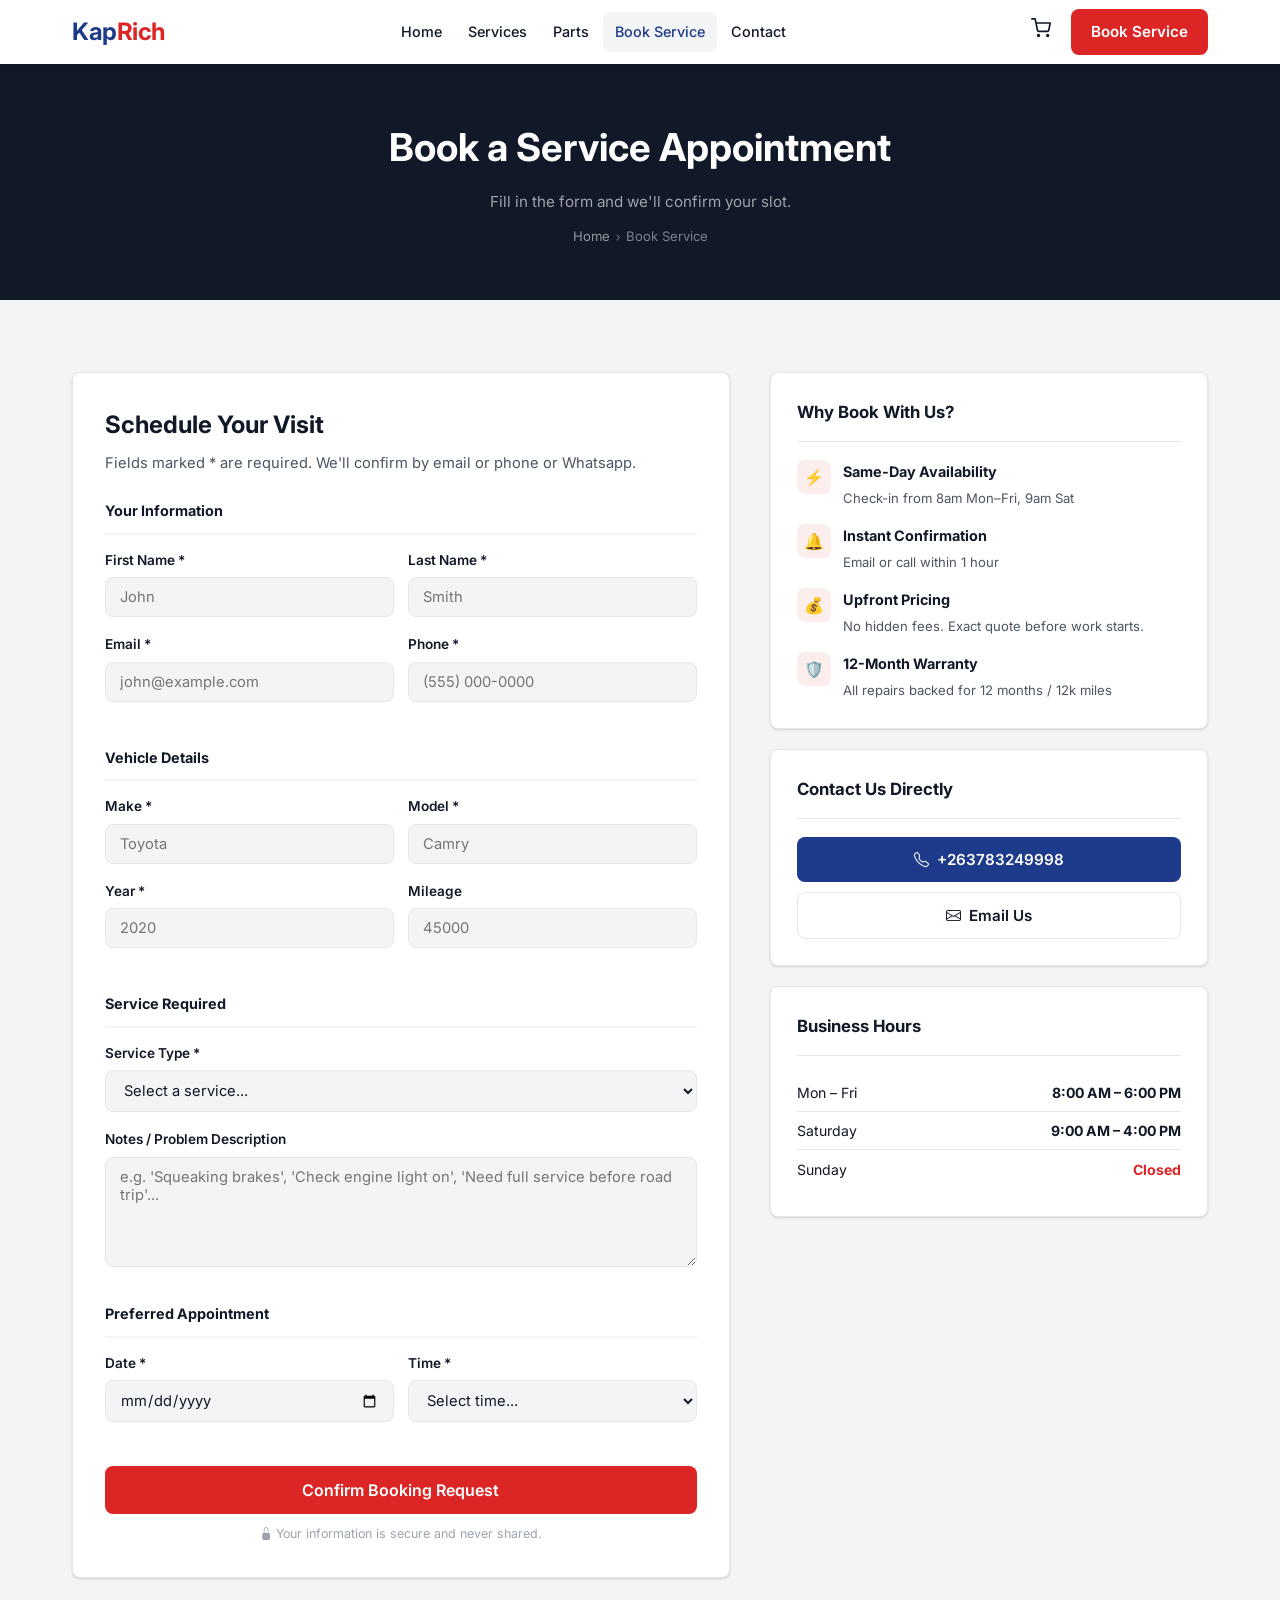
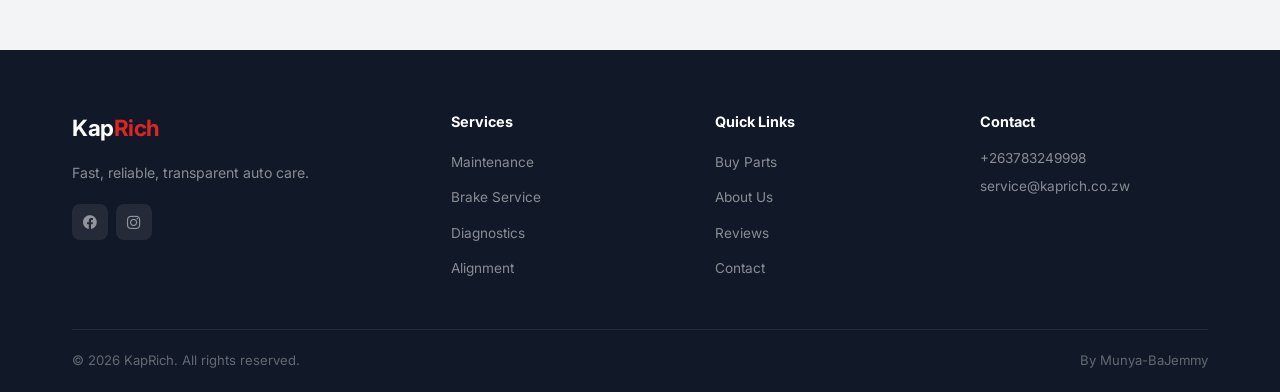
<file: booking.html>
<!DOCTYPE html>
<html lang="en">
<head>
  <meta charset="UTF-8">
  <meta name="viewport" content="width=device-width, initial-scale=1.0">
  <title>Book a Car Service Appointment Online | KapRich</title>
  <meta name="description" content="Book your car service appointment at AutoElite online in minutes. Oil change, brake repair, engine diagnostics and more. Same-day slots available in Cartown, CT.">
  <meta name="keywords" content="book car service online, auto repair appointment, oil change booking, brake service appointment, Cartown CT">
  <meta name="robots" content="index, follow">
  <link rel="canonical" href="https://www.autoelite.com/booking.html">
  <meta property="og:title" content="Book a Service — AutoElite">
  <meta property="og:description" content="Schedule your car service appointment online. Fast and same-day slots available.">
  <meta property="og:url" content="https://www.autoelite.com/booking.html">
  <meta property="og:type" content="website">
  <link rel="icon" type="image/svg+xml" href="data:image/svg+xml,<svg xmlns='http://www.w3.org/2000/svg' viewBox='0 0 100 100'><rect width='100' height='100' rx='16' fill='%23DC2626'/><text y='.9em' font-size='72' x='12'>🚗</text></svg>">
  <link rel="preconnect" href="https://fonts.googleapis.com">
  <link rel="preconnect" href="https://fonts.gstatic.com" crossorigin>
  <link href="https://fonts.googleapis.com/css2?family=Inter:wght@400;500;600;700;800;900&display=swap" rel="stylesheet">
  <link rel="stylesheet" href="https://cdn.jsdelivr.net/npm/bootstrap-icons@1.11.3/font/bootstrap-icons.min.css">
  <link rel="stylesheet" href="css/style.css">
</head>
<body>

<header id="header">
  <div class="container header-inner">
    <a href="index.html" class="logo">Kap<span class="elite">Rich</span></a>
    <nav id="main-nav">
      <a href="index.html">Home</a>
      <a href="services.html">Services</a>
      <a href="parts.html">Parts</a>
      <a href="booking.html" class="active">Book Service</a>
      <a href="index.html#contact">Contact</a>
    </nav>
    <div class="header-right">
      <a href="cart.html" class="cart-link" aria-label="Cart">
        <svg viewBox="0 0 24 24"><circle cx="9" cy="21" r="1"/><circle cx="20" cy="21" r="1"/><path d="M1 1h4l2.68 13.39a2 2 0 0 0 2 1.61h9.72a2 2 0 0 0 2-1.61L23 6H6"/></svg>
        <span class="cart-badge" style="display:none;">0</span>
      </a>
      <a href="booking.html" class="btn btn-red">Book Service</a>
      <button class="hamburger" aria-label="Menu" onclick="document.getElementById('main-nav').classList.toggle('open')">
        <span></span><span></span><span></span>
      </button>
    </div>
  </div>
</header>

<div class="page-hero">
  <div class="container">
    <h1>Book a Service Appointment</h1>
    <p>Fill in the form and we'll confirm your slot.</p>
    <div class="breadcrumb">
      <a href="index.html">Home</a><span class="sep">›</span><span>Book Service</span>
    </div>
  </div>
</div>

<section class="section section-gray">
  <div class="container">
    <div class="booking-layout">
      <!-- Form -->
      <div class="booking-form-wrap">
        <h2>Schedule Your Visit</h2>
        <p style="color:#4B5563;margin-bottom:24px;font-size:.92rem;">Fields marked * are required. We'll confirm by email or phone or Whatsapp.</p>

        <form id="booking-form" novalidate>
          <div class="form-section">
            <h3 style="font-size:.9rem;font-weight:700;border-bottom:2px solid #F3F4F6;padding-bottom:10px;margin-bottom:14px;">Your Information</h3>
            <div class="form-row">
              <div class="form-group"><label>First Name *</label><input type="text" placeholder="John" required></div>
              <div class="form-group"><label>Last Name *</label><input type="text" placeholder="Smith" required></div>
            </div>
            <div class="form-row">
              <div class="form-group"><label>Email *</label><input type="email" placeholder="john@example.com" required></div>
              <div class="form-group"><label>Phone *</label><input type="tel" placeholder="(555) 000-0000" required></div>
            </div>
          </div>

          <div class="form-section">
            <h3 style="font-size:.9rem;font-weight:700;border-bottom:2px solid #F3F4F6;padding-bottom:10px;margin-bottom:14px;">Vehicle Details</h3>
            <div class="form-row">
              <div class="form-group"><label>Make *</label><input type="text" placeholder="Toyota" required></div>
              <div class="form-group"><label>Model *</label><input type="text" placeholder="Camry" required></div>
            </div>
            <div class="form-row">
              <div class="form-group"><label>Year *</label><input type="number" placeholder="2020" min="1990" max="2026" required></div>
              <div class="form-group"><label>Mileage</label><input type="number" placeholder="45000"></div>
            </div>
          </div>

          <div class="form-section">
            <h3 style="font-size:.9rem;font-weight:700;border-bottom:2px solid #F3F4F6;padding-bottom:10px;margin-bottom:14px;">Service Required</h3>
            <div class="form-group">
              <label>Service Type *</label>
              <select required>
                <option value="">Select a service...</option>
                <option>Regular Maintenance</option>
                <option>Brake Service</option>
                <option>Engine Diagnostics</option>
                <option>AC Service & Repair</option>
                <option>Wheel Alignment</option>
                <option>Battery Service</option>
                <option>Other (describe below)</option>
              </select>
            </div>
            <div class="form-group"><label>Notes / Problem Description</label><textarea rows="4" placeholder="e.g. 'Squeaking brakes', 'Check engine light on', 'Need full service before road trip'..."></textarea></div>
          </div>

          <div class="form-section">
            <h3 style="font-size:.9rem;font-weight:700;border-bottom:2px solid #F3F4F6;padding-bottom:10px;margin-bottom:14px;">Preferred Appointment</h3>
            <div class="form-row">
              <div class="form-group"><label>Date *</label><input type="date" id="b-date" required></div>
              <div class="form-group">
                <label>Time *</label>
                <select required>
                  <option value="">Select time...</option>
                  <option>8:00 AM</option><option>9:00 AM</option><option>10:00 AM</option>
                  <option>11:00 AM</option><option>12:00 PM</option><option>1:00 PM</option>
                  <option>2:00 PM</option><option>3:00 PM</option><option>4:00 PM</option>
                </select>
              </div>
            </div>
          </div>

          <button type="submit" class="btn btn-red btn-full" style="font-size:1rem;padding:14px;">Confirm Booking Request</button>
          <p style="font-size:.78rem;color:#9CA3AF;text-align:center;margin-top:10px;"><i class="bi bi-lock-fill"></i> Your information is secure and never shared.</p>
        </form>

        <div id="booking-success" style="display:none;text-align:center;padding:36px 0;">
          <div style="font-size:3.5rem;margin-bottom:14px;">✅</div>
          <h3 style="font-size:1.4rem;margin-bottom:10px;">Booking Request Submitted!</h3>
          <p style="color:#4B5563;margin-bottom:22px;">We'll confirm your appointment by email, phone or whatsapp within 1 hour during business hours.</p>
          <a href="index.html" class="btn btn-navy">Back to Home</a>
        </div>
      </div>

      <!-- Sidebar -->
      <div>
        <div class="order-summary" style="margin-bottom:20px;">
          <h3>Why Book With Us?</h3>
          <div style="display:flex;flex-direction:column;gap:14px;">
            <div style="display:flex;gap:12px;align-items:flex-start;">
              <div style="width:34px;height:34px;background:rgba(220,38,38,.08);border-radius:var(--radius);display:flex;align-items:center;justify-content:center;flex-shrink:0;">⚡</div>
              <div><strong style="display:block;font-size:.9rem;color:#111827;">Same-Day Availability</strong><span style="font-size:.82rem;color:#4B5563;">Check-in from 8am Mon–Fri, 9am Sat</span></div>
            </div>
            <div style="display:flex;gap:12px;align-items:flex-start;">
              <div style="width:34px;height:34px;background:rgba(220,38,38,.08);border-radius:var(--radius);display:flex;align-items:center;justify-content:center;flex-shrink:0;">🔔</div>
              <div><strong style="display:block;font-size:.9rem;color:#111827;">Instant Confirmation</strong><span style="font-size:.82rem;color:#4B5563;">Email or call within 1 hour</span></div>
            </div>
            <div style="display:flex;gap:12px;align-items:flex-start;">
              <div style="width:34px;height:34px;background:rgba(220,38,38,.08);border-radius:var(--radius);display:flex;align-items:center;justify-content:center;flex-shrink:0;">💰</div>
              <div><strong style="display:block;font-size:.9rem;color:#111827;">Upfront Pricing</strong><span style="font-size:.82rem;color:#4B5563;">No hidden fees. Exact quote before work starts.</span></div>
            </div>
            <div style="display:flex;gap:12px;align-items:flex-start;">
              <div style="width:34px;height:34px;background:rgba(220,38,38,.08);border-radius:var(--radius);display:flex;align-items:center;justify-content:center;flex-shrink:0;">🛡️</div>
              <div><strong style="display:block;font-size:.9rem;color:#111827;">12-Month Warranty</strong><span style="font-size:.82rem;color:#4B5563;">All repairs backed for 12 months / 12k miles</span></div>
            </div>
          </div>
        </div>
        <div class="order-summary" style="margin-bottom:20px;">
          <h3>Contact Us Directly</h3>
          <a href="tel:+15551234567" class="btn btn-navy btn-full" style="margin-bottom:10px;"><i class="bi bi-telephone"></i> +263783249998</a>
          <a href="mailto:service@autoelite.com" class="btn btn-ghost btn-full"><i class="bi bi-envelope"></i> Email Us</a>
        </div>
        <div class="order-summary">
          <h3>Business Hours</h3>
          <div class="hours-row"><span>Mon – Fri</span><strong>8:00 AM – 6:00 PM</strong></div>
          <div class="hours-row"><span>Saturday</span><strong>9:00 AM – 4:00 PM</strong></div>
          <div style="display:flex;justify-content:space-between;padding:8px 0;font-size:.88rem;"><span>Sunday</span><strong style="color:#DC2626;">Closed</strong></div>
        </div>
      </div>
    </div>
  </div>
</section>

<footer>
  <div class="container">
    <div class="footer-grid">
      <div class="footer-brand">
        <a href="index.html" class="logo" style="font-size:1.4rem;font-weight:700;color:#fff;">Kap<span class="elite">Rich</span></a>
        <p>Fast, reliable, transparent auto care.</p>
        <div class="social-links">
          <a href="#" class="social-link" aria-label="Facebook"><i class="bi bi-facebook"></i></a>
          <a href="#" class="social-link" aria-label="Instagram"><i class="bi bi-instagram"></i></a>
        </div>
      </div>
      <div class="footer-col"><h4>Services</h4><ul>
        <li><a href="services.html">Maintenance</a></li>
        <li><a href="services.html">Brake Service</a></li>
        <li><a href="services.html">Diagnostics</a></li>
        <li><a href="services.html">Alignment</a></li>
      </ul></div>
      <div class="footer-col"><h4>Quick Links</h4><ul>
        <li><a href="parts.html">Buy Parts</a></li>
        <li><a href="index.html#about">About Us</a></li>
        <li><a href="index.html#reviews">Reviews</a></li>
        <li><a href="index.html#contact">Contact</a></li>
      </ul></div>
      <div class="footer-col"><h4>Contact</h4>
        <p class="contact-line"><a href="tel:+15551234567" style="color:rgba(255,255,255,.5);">+263783249998</a></p>
        <p class="contact-line"><a href="mailto:service@autoelite.com" style="color:rgba(255,255,255,.5);">service@kaprich.co.zw</a></p>
      </div>
    </div>
    <div class="footer-bottom">
      <p>© 2026 KapRich. All rights reserved.</p>
      <p>By Munya-BaJemmy</p>
    </div>
  </div>
</footer>

<script src="js/main.js"></script>
<script>
  document.addEventListener('DOMContentLoaded', () => {
    const d = document.getElementById('b-date');
    if (d) d.min = new Date().toISOString().split('T')[0];
    document.getElementById('booking-form').addEventListener('submit', function(e) {
      e.preventDefault();
      if (!this.checkValidity()) { this.reportValidity(); return; }
      this.style.display = 'none';
      document.getElementById('booking-success').style.display = 'block';
      showToast('Booking request submitted!', 'success');
    });
  });
</script>
</body>
</html>
</file>
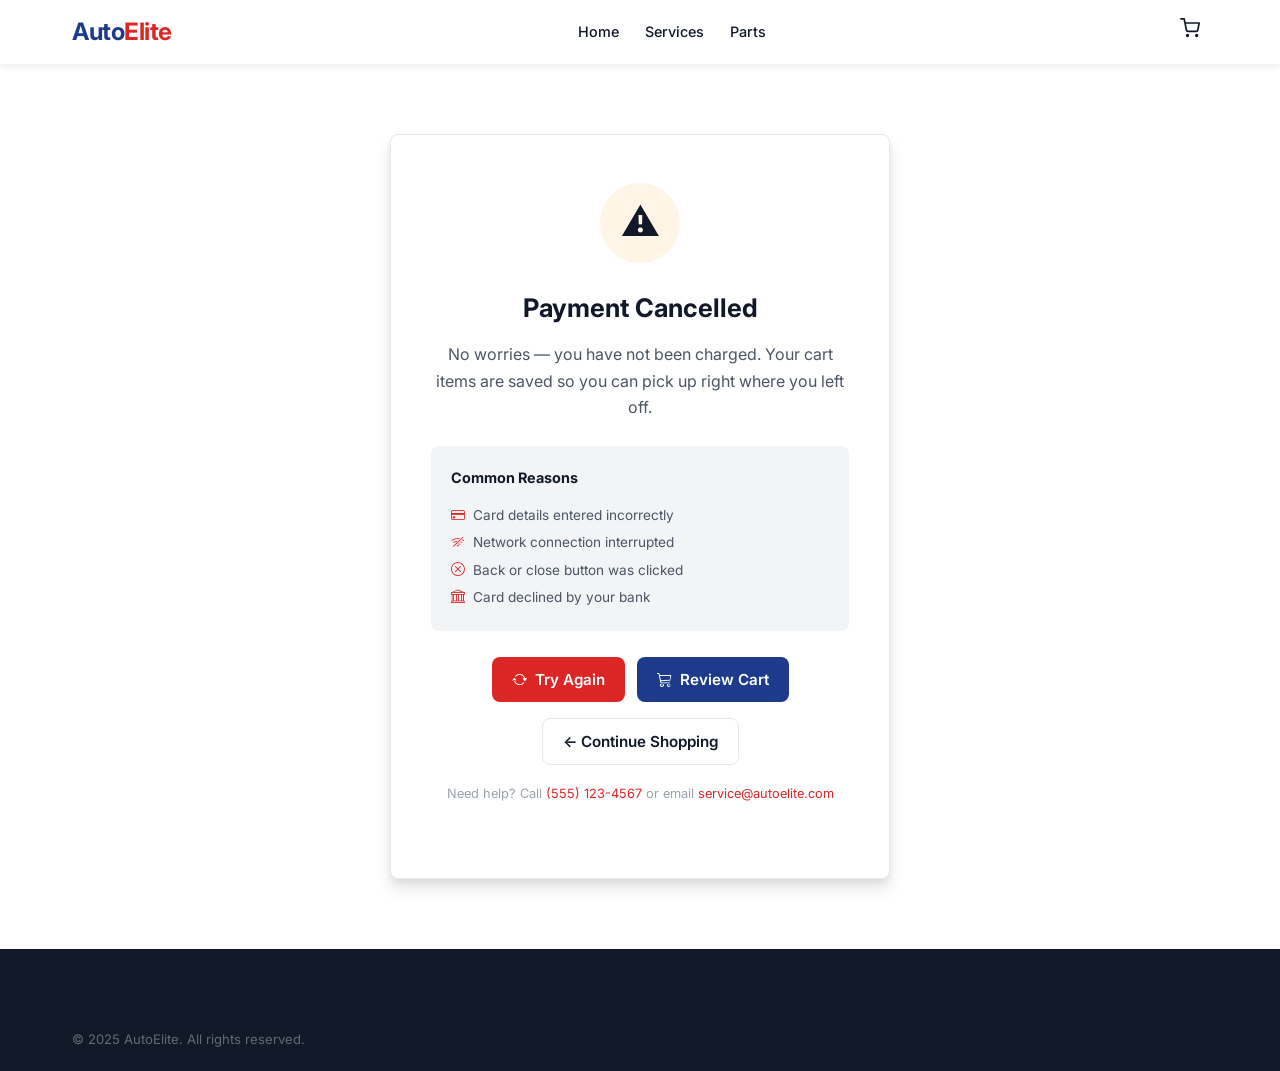
<file: cancel.html>
<!DOCTYPE html>
<html lang="en">
<head>
  <meta charset="UTF-8">
  <meta name="viewport" content="width=device-width, initial-scale=1.0">
  <title>Payment Cancelled — AutoElite</title>
  <meta name="description" content="Your payment was cancelled. Your cart is saved — return to checkout whenever you're ready.">
  <meta name="robots" content="noindex, nofollow">
  <link rel="icon" type="image/svg+xml" href="data:image/svg+xml,<svg xmlns='http://www.w3.org/2000/svg' viewBox='0 0 100 100'><rect width='100' height='100' rx='16' fill='%23DC2626'/><text y='.9em' font-size='72' x='12'>🚗</text></svg>">
  <link rel="preconnect" href="https://fonts.googleapis.com">
  <link rel="preconnect" href="https://fonts.gstatic.com" crossorigin>
  <link href="https://fonts.googleapis.com/css2?family=Inter:wght@400;500;600;700;800;900&display=swap" rel="stylesheet">
  <link rel="stylesheet" href="https://cdn.jsdelivr.net/npm/bootstrap-icons@1.11.3/font/bootstrap-icons.min.css">
  <link rel="stylesheet" href="css/style.css">
</head>
<body>

<header id="header">
  <div class="container header-inner">
    <a href="index.html" class="logo">Auto<span class="elite">Elite</span></a>
    <nav id="main-nav">
      <a href="index.html">Home</a>
      <a href="services.html">Services</a>
      <a href="parts.html">Parts</a>
    </nav>
    <div class="header-right">
      <a href="cart.html" class="cart-link" aria-label="Cart">
        <svg viewBox="0 0 24 24"><circle cx="9" cy="21" r="1"/><circle cx="20" cy="21" r="1"/><path d="M1 1h4l2.68 13.39a2 2 0 0 0 2 1.61h9.72a2 2 0 0 0 2-1.61L23 6H6"/></svg>
        <span class="cart-badge" style="display:none;">0</span>
      </a>
    </div>
  </div>
</header>

<div class="result-pg">
  <div class="container">
    <div class="result-card">
      <div class="result-icon cancel" style="font-size:2.4rem;">⚠️</div>
      <h2>Payment Cancelled</h2>
      <p>No worries — you have not been charged. Your cart items are saved so you can pick up right where you left off.</p>

      <div style="background:#F3F4F6;border-radius:var(--radius);padding:20px;margin-bottom:26px;text-align:left;">
        <h4 style="font-size:.9rem;font-weight:700;margin-bottom:12px;">Common Reasons</h4>
        <div style="font-size:.85rem;color:#4B5563;line-height:2;">
          <div><i class="bi bi-credit-card" style="color:#DC2626;margin-right:8px;"></i>Card details entered incorrectly</div>
          <div><i class="bi bi-wifi-off" style="color:#DC2626;margin-right:8px;"></i>Network connection interrupted</div>
          <div><i class="bi bi-x-circle" style="color:#DC2626;margin-right:8px;"></i>Back or close button was clicked</div>
          <div><i class="bi bi-bank" style="color:#DC2626;margin-right:8px;"></i>Card declined by your bank</div>
        </div>
      </div>

      <div class="btn-group" style="margin-bottom:16px;">
        <a href="checkout.html" class="btn btn-red"><i class="bi bi-arrow-repeat"></i> Try Again</a>
        <a href="cart.html" class="btn btn-navy"><i class="bi bi-cart3"></i> Review Cart</a>
      </div>

      <a href="parts.html" class="btn btn-ghost" style="margin-bottom:18px;">← Continue Shopping</a>

      <p style="font-size:.8rem;color:#9CA3AF;">
        Need help? Call <a href="tel:+15551234567" style="color:#DC2626;">(555) 123-4567</a>
        or email <a href="mailto:service@autoelite.com" style="color:#DC2626;">service@autoelite.com</a>
      </p>
    </div>
  </div>
</div>

<footer>
  <div class="container">
    <div class="footer-bottom" style="border-top:none;padding:20px 0;">
      <p>© 2025 AutoElite. All rights reserved.</p>
    </div>
  </div>
</footer>

<script src="js/main.js"></script>
</body>
</html>
</file>
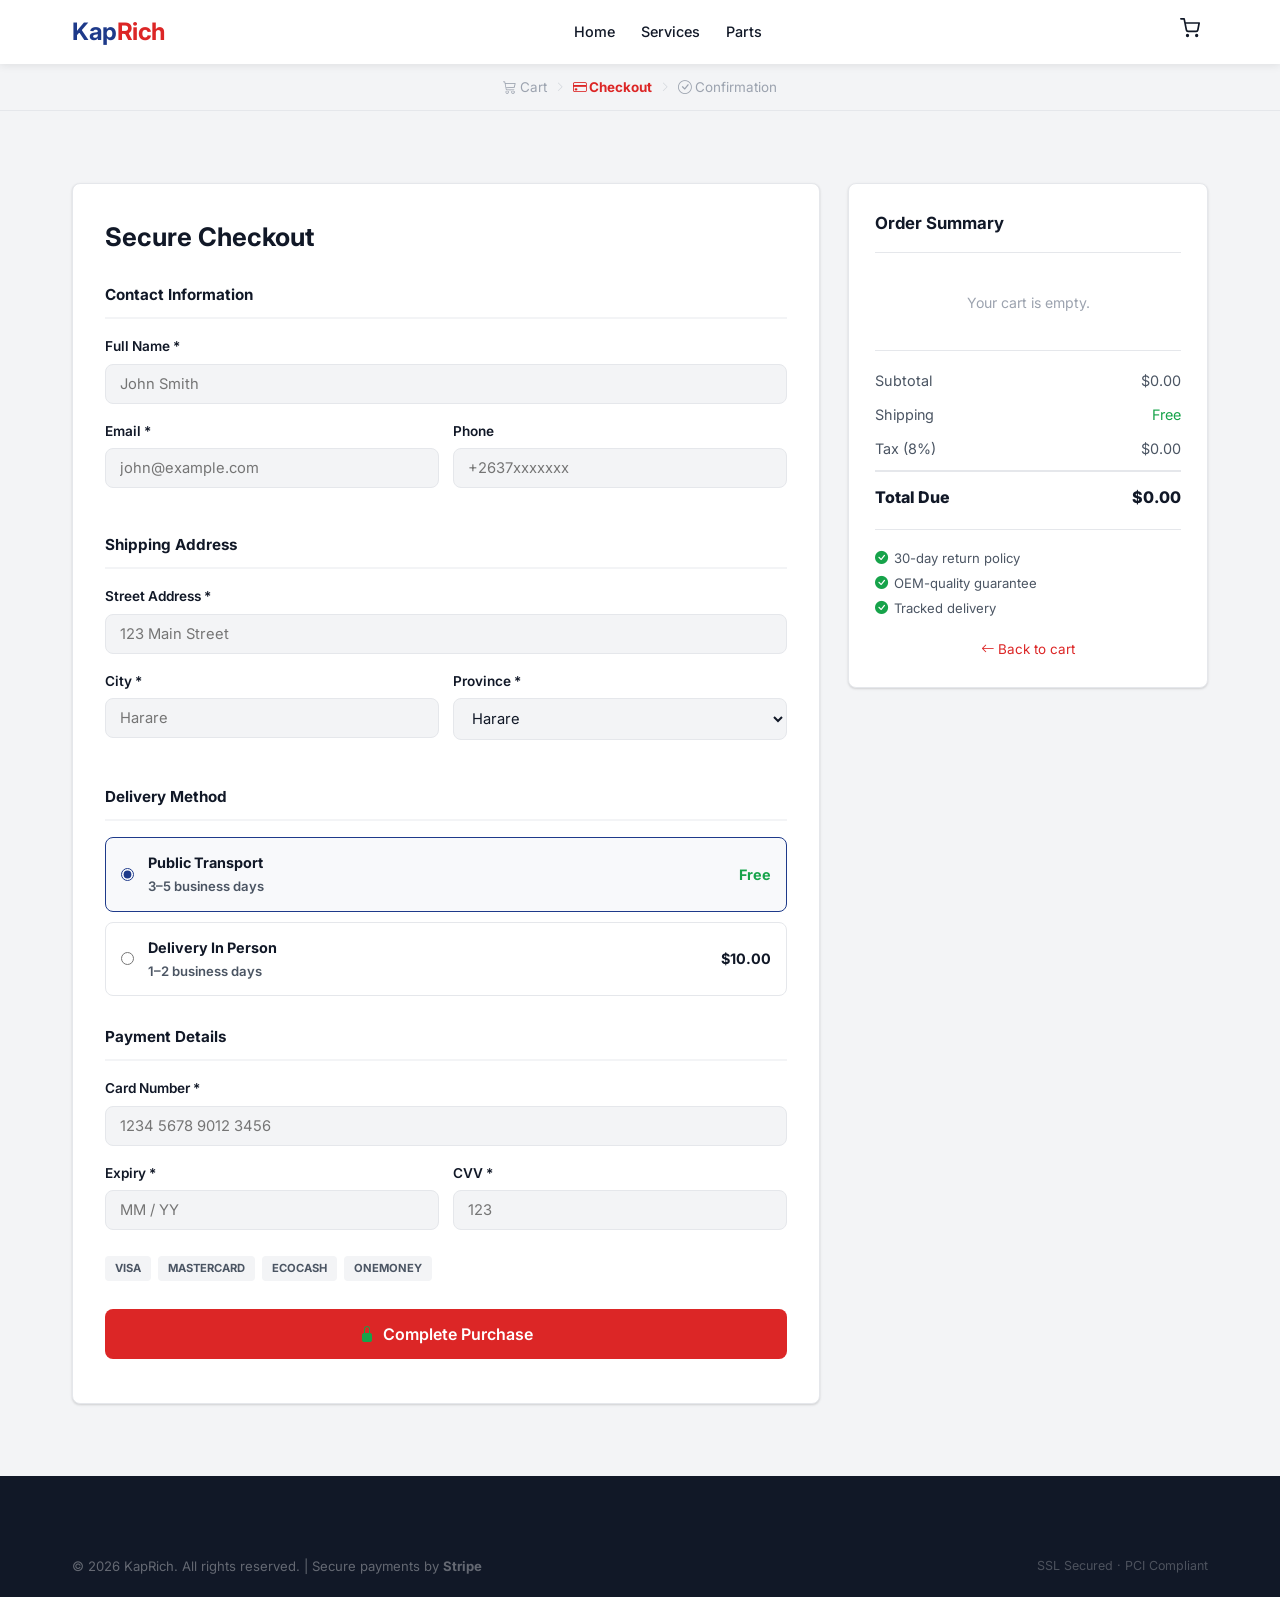
<file: checkout.html>
<!DOCTYPE html>
<html lang="en">
<head>
  <meta charset="UTF-8">
  <meta name="viewport" content="width=device-width, initial-scale=1.0">
  <title>Secure Checkout — KapRich</title>
  <meta name="description" content="Complete your auto parts order securely. Powered by Stripe.">
  <meta name="robots" content="noindex, nofollow">
  <meta name="stripe-key" content="YOUR_STRIPE_PUBLISHABLE_KEY">
  <link rel="icon" type="image/svg+xml" href="data:image/svg+xml,<svg xmlns='http://www.w3.org/2000/svg' viewBox='0 0 100 100'><rect width='100' height='100' rx='16' fill='%23DC2626'/><text y='.9em' font-size='72' x='12'>🚗</text></svg>">
  <link rel="preconnect" href="https://fonts.googleapis.com">
  <link rel="preconnect" href="https://fonts.gstatic.com" crossorigin>
  <link href="https://fonts.googleapis.com/css2?family=Inter:wght@400;500;600;700;800;900&display=swap" rel="stylesheet">
  <link rel="stylesheet" href="https://cdn.jsdelivr.net/npm/bootstrap-icons@1.11.3/font/bootstrap-icons.min.css">
  <link rel="stylesheet" href="css/style.css">
</head>
<body>

<header id="header">
  <div class="container header-inner">
    <a href="index.html" class="logo">Kap<span class="elite">Rich</span></a>
    <nav id="main-nav">
      <a href="index.html">Home</a>
      <a href="services.html">Services</a>
      <a href="parts.html">Parts</a>
    </nav>
    <div class="header-right">
      <a href="cart.html" class="cart-link" aria-label="Cart">
        <svg viewBox="0 0 24 24"><circle cx="9" cy="21" r="1"/><circle cx="20" cy="21" r="1"/><path d="M1 1h4l2.68 13.39a2 2 0 0 0 2 1.61h9.72a2 2 0 0 0 2-1.61L23 6H6"/></svg>
        <span class="cart-badge" style="display:none;">0</span>
      </a>
      <button class="hamburger" aria-label="Menu" onclick="document.getElementById('main-nav').classList.toggle('open')">
        <span></span><span></span><span></span>
      </button>
    </div>
  </div>
</header>

<!-- Progress bar -->
<div style="background:#F3F4F6;border-bottom:1px solid #E5E7EB;padding:12px 0;">
  <div class="container" style="display:flex;align-items:center;justify-content:center;gap:8px;font-size:.84rem;">
    <span style="color:#9CA3AF;"><i class="bi bi-cart3"></i> Cart</span>
    <i class="bi bi-chevron-right" style="color:#D1D5DB;font-size:.65rem;"></i>
    <span style="color:#DC2626;font-weight:700;"><i class="bi bi-credit-card"></i> Checkout</span>
    <i class="bi bi-chevron-right" style="color:#D1D5DB;font-size:.65rem;"></i>
    <span style="color:#9CA3AF;"><i class="bi bi-check-circle"></i> Confirmation</span>
  </div>
</div>

<section class="section section-gray">
  <div class="container">
    <div class="checkout-layout">

      <!-- Form -->
      <div class="checkout-form">
        <h2>Secure Checkout</h2>
        <form id="checkout-form" novalidate>

          <div class="form-section">
            <h3>Contact Information</h3>
            <div class="form-group"><label for="name">Full Name *</label><input type="text" id="name" placeholder="John Smith" required></div>
            <div class="form-row">
              <div class="form-group"><label for="email">Email *</label><input type="email" id="email" placeholder="john@example.com" required></div>
              <div class="form-group"><label for="phone">Phone</label><input type="tel" id="phone" placeholder="+2637xxxxxxx"></div>
            </div>
          </div>

          <div class="form-section">
            <h3>Shipping Address</h3>
            <div class="form-group"><label for="address">Street Address *</label><input type="text" id="address" placeholder="123 Main Street" required></div>
            <div class="form-row">
              <div class="form-group"><label for="city">City *</label><input type="text" id="city" placeholder="Harare" required></div>
              <div class="form-group">
                <label for="state">Province *</label>
                <select id="state" required>
                  <option value="">Select...</option>
                  <option value="HR" selected>Harare</option>
                  <option value="MASHE">Mashonaland East</option>
                  <option value="MASHWE">Mashonaland West</option>
                  <option value="MASHCE">Mashonaland Central</option>
                  <option value="MA">Manicaland</option>
                  <option value="MS">Masvingo</option>
                  <option value="BY">Bulawayo</option>
                </select>
              </div>
            </div>
            <!--<div class="form-group"><label for="zip">ZIP Code *</label><input type="text" id="zip" placeholder="12345" maxlength="5" required></div>-->
          </div>

          <div class="form-section">
            <h3>Delivery Method</h3>
            <label class="ship-option selected">
              <input type="radio" name="shipping" value="free" checked>
              <div style="flex:1;"><strong>Public Transport</strong><span>3–5 business days</span></div>
              <strong style="color:#16a34a;">Free</strong>
            </label>
            <label class="ship-option">
              <input type="radio" name="shipping" value="express">
              <div style="flex:1;"><strong>Delivery In Person</strong><span>1–2 business days</span></div>
              <strong>$10.00</strong>
            </label>
          </div>

          <div class="form-section">
            <h3>Payment Details</h3>
            <!--<p style="font-size:.83rem;color:#4B5563;margin-bottom:14px;display:flex;align-items:center;gap:6px;">
              <i class="bi bi-shield-check" style="color:#16a34a;"></i> Secured by Stripe — your card details are never stored.
            </p> -->

            <!-- Stripe card element (hidden when no key) -->
            <div id="card-element" class="stripe-el-wrap" style="display:none;min-height:44px;"></div>
            <div id="card-errors" class="card-errors"></div>

            <!-- Fallback fields (shown without Stripe key) -->
            <div id="fallback-fields">
              <div class="form-group">
                <label for="card-number">Card Number *</label>
                <input type="text" id="card-number" placeholder="1234 5678 9012 3456" maxlength="19" required>
              </div>
              <div class="form-row">
                <div class="form-group"><label for="card-expiry">Expiry *</label><input type="text" id="card-expiry" placeholder="MM / YY" maxlength="7" required></div>
                <div class="form-group"><label for="card-cvv">CVV *</label><input type="text" id="card-cvv" placeholder="123" maxlength="4" required></div>
              </div>
            </div>

            <div class="pay-icons">
              <span class="pay-icon">VISA</span>
              <span class="pay-icon">MASTERCARD</span>
              <span class="pay-icon">ECOCASH</span>
              <span class="pay-icon">ONEMONEY</span>
            </div>
          </div>

          <button type="submit" id="pay-btn" class="btn btn-red btn-full" style="font-size:1rem;padding:15px;">
            <i class="bi bi-lock-fill" style="color:#16a34a;"></i> Complete Purchase
          </button>
          <div class="secure-note" style="justify-content:center;margin-top:12px;">
            <!--<i class="bi bi-lock-fill" style="color:#16a34a;"></i>
            <span>256-bit SSL · PCI-DSS Compliant · Powered by Stripe</span> -->
          </div>
        </form>
      </div>

      <!-- Summary -->
      <div class="order-summary" style="position:sticky;top:80px;">
        <h3>Order Summary</h3>
        <div id="checkout-items" style="margin-bottom:18px;border-bottom:1px solid #E5E7EB;padding-bottom:16px;">
          <div style="text-align:center;padding:16px;color:#9CA3AF;font-size:.88rem;">Loading...</div>
        </div>
        <div class="summary-row"><span>Subtotal</span><span id="co-subtotal">$0.00</span></div>
        <div class="summary-row"><span>Shipping</span><span style="color:#16a34a;">Free</span></div>
        <div class="summary-row"><span>Tax (8%)</span><span id="co-tax">$0.00</span></div>
        <div class="summary-row total"><span>Total Due</span><span id="co-total">$0.00</span></div>
        <div style="margin-top:18px;padding-top:16px;border-top:1px solid #E5E7EB;font-size:.82rem;color:#4B5563;line-height:1.9;">
          <div><i class="bi bi-check-circle-fill" style="color:#16a34a;margin-right:6px;"></i>30-day return policy</div>
          <div><i class="bi bi-check-circle-fill" style="color:#16a34a;margin-right:6px;"></i>OEM-quality guarantee</div>
          <div><i class="bi bi-check-circle-fill" style="color:#16a34a;margin-right:6px;"></i>Tracked delivery</div>
        </div>
        <div style="margin-top:14px;text-align:center;">
          <a href="cart.html" style="font-size:.84rem;color:#DC2626;"><i class="bi bi-arrow-left"></i> Back to cart</a>
        </div>
      </div>
    </div>
  </div>
</section>

<footer>
  <div class="container">
    <div class="footer-bottom" style="border-top:none;padding:20px 0;">
      <p>© 2026 KapRich. All rights reserved. | Secure payments by <strong>Stripe</strong></p>
      <p style="font-size:.78rem;color:rgba(255,255,255,.25);">SSL Secured · PCI Compliant</p>
    </div>
  </div>
</footer>

<script src="js/main.js"></script>
<script src="js/checkout.js"></script>
<script>
  // Shipping option toggle
  document.querySelectorAll('.ship-option').forEach(el => {
    el.addEventListener('click', () => {
      document.querySelectorAll('.ship-option').forEach(o => o.classList.remove('selected'));
      el.classList.add('selected');
    });
  });
</script>
</body>
</html>
</file>
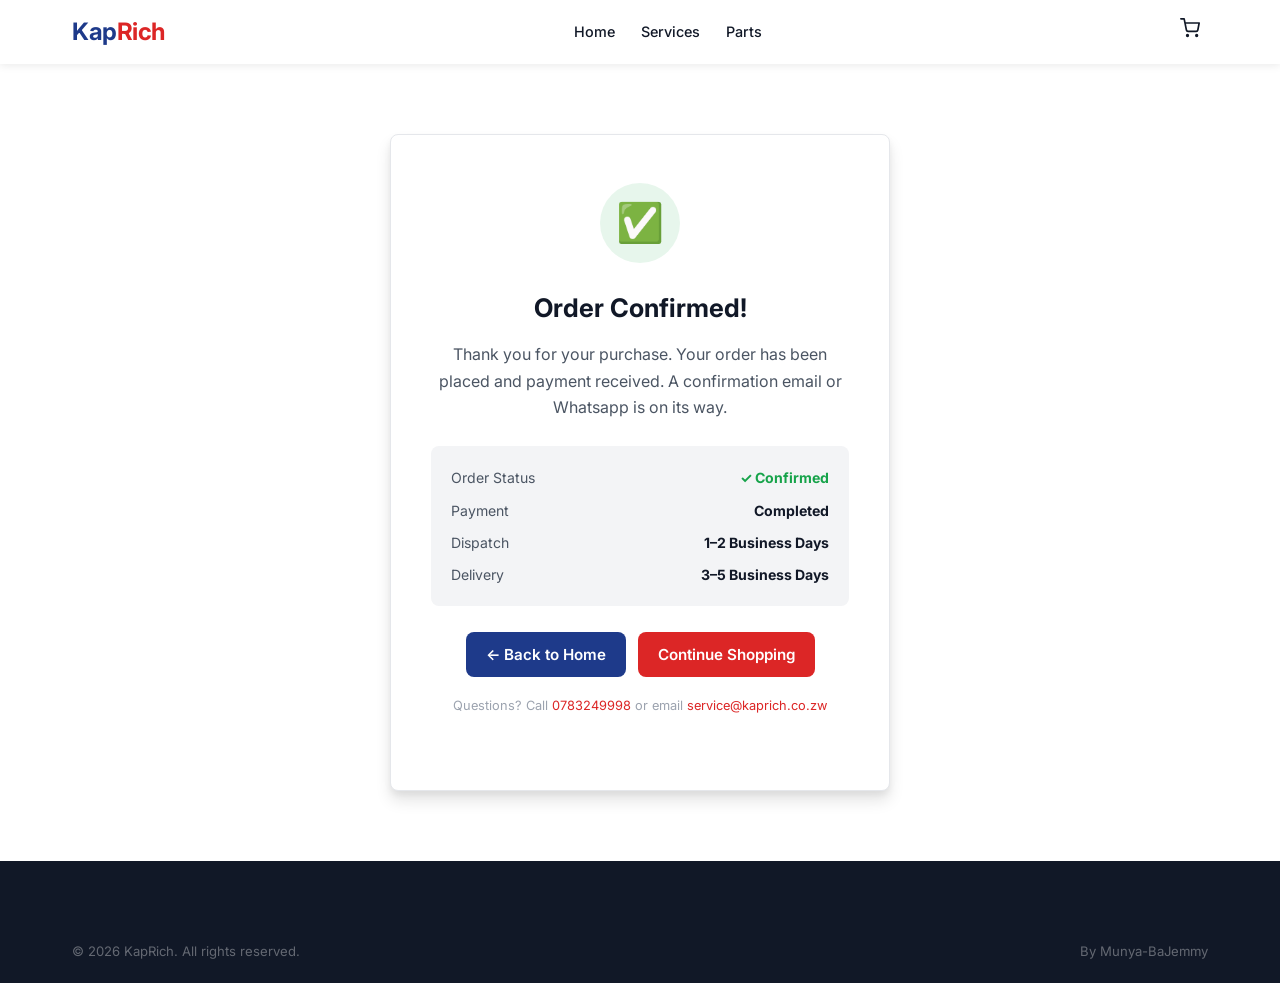
<file: success.html>
<!DOCTYPE html>
<html lang="en">
<head>
  <meta charset="UTF-8">
  <meta name="viewport" content="width=device-width, initial-scale=1.0">
  <title>Order Confirmed — Thank You! | KapRich</title>
  <meta name="description" content="Your AutoElite order is confirmed. Thank you for your purchase!">
  <meta name="robots" content="noindex, nofollow">
  <link rel="icon" type="image/svg+xml" href="data:image/svg+xml,<svg xmlns='http://www.w3.org/2000/svg' viewBox='0 0 100 100'><rect width='100' height='100' rx='16' fill='%23DC2626'/><text y='.9em' font-size='72' x='12'>🚗</text></svg>">
  <link rel="preconnect" href="https://fonts.googleapis.com">
  <link rel="preconnect" href="https://fonts.gstatic.com" crossorigin>
  <link href="https://fonts.googleapis.com/css2?family=Inter:wght@400;500;600;700;800;900&display=swap" rel="stylesheet">
  <link rel="stylesheet" href="https://cdn.jsdelivr.net/npm/bootstrap-icons@1.11.3/font/bootstrap-icons.min.css">
  <link rel="stylesheet" href="css/style.css">
</head>
<body>

<header id="header">
  <div class="container header-inner">
    <a href="index.html" class="logo">Kap<span class="elite">Rich</span></a>
    <nav id="main-nav">
      <a href="index.html">Home</a>
      <a href="services.html">Services</a>
      <a href="parts.html">Parts</a>
    </nav>
    <div class="header-right">
      <a href="cart.html" class="cart-link" aria-label="Cart">
        <svg viewBox="0 0 24 24"><circle cx="9" cy="21" r="1"/><circle cx="20" cy="21" r="1"/><path d="M1 1h4l2.68 13.39a2 2 0 0 0 2 1.61h9.72a2 2 0 0 0 2-1.61L23 6H6"/></svg>
        <span class="cart-badge" style="display:none;">0</span>
      </a>
    </div>
  </div>
</header>

<div class="result-pg">
  <div class="container">
    <div class="result-card">
      <div class="result-icon success" style="font-size:2.4rem;">✅</div>
      <h2>Order Confirmed!</h2>
      <p>Thank you for your purchase. Your order has been placed and payment received. A confirmation email or Whatsapp is on its way.</p>

      <div style="background:#F3F4F6;border-radius:var(--radius);padding:20px;margin-bottom:26px;text-align:left;">
        <div style="display:flex;justify-content:space-between;margin-bottom:9px;font-size:.88rem;">
          <span style="color:#4B5563;">Order Status</span><strong style="color:#16a34a;">✓ Confirmed</strong>
        </div>
        <div style="display:flex;justify-content:space-between;margin-bottom:9px;font-size:.88rem;">
          <span style="color:#4B5563;">Payment</span><strong>Completed</strong>
        </div>
        <div style="display:flex;justify-content:space-between;margin-bottom:9px;font-size:.88rem;">
          <span style="color:#4B5563;">Dispatch</span><strong>1–2 Business Days</strong>
        </div>
        <div style="display:flex;justify-content:space-between;font-size:.88rem;">
          <span style="color:#4B5563;">Delivery</span><strong>3–5 Business Days</strong>
        </div>
      </div>

      <div class="btn-group">
        <a href="index.html" class="btn btn-navy">← Back to Home</a>
        <a href="parts.html" class="btn btn-red">Continue Shopping</a>
      </div>

      <p style="font-size:.8rem;color:#9CA3AF;margin-top:18px;">
        Questions? Call <a href="tel:+15551234567" style="color:#DC2626;">0783249998</a>
        or email <a href="mailto:service@autoelite.com" style="color:#DC2626;">service@kaprich.co.zw</a>
      </p>
    </div>
  </div>
</div>

<footer>
  <div class="container">
    <div class="footer-bottom" style="border-top:none;padding:20px 0;">
      <p>© 2026 KapRich. All rights reserved.</p>
      <p>By Munya-BaJemmy</p>
    </div>
  </div>
</footer>

<script src="js/main.js"></script>
<script>
  document.addEventListener('DOMContentLoaded', () => {
    Cart.save([]); Cart.updateBadge();
  });
</script>
</body>
</html>
</file>
<file: css/style.css>
/* ============================================================
   AutoElite — Stylesheet (matches exact original theme)
   Colors: #1E3A8A navy, #DC2626 red, #111827 dark, white header
   ============================================================ */

@import url('https://fonts.googleapis.com/css2?family=Inter:wght@400;500;600;700;800;900&display=swap');

/* ---------- Reset ---------- */
*, *::before, *::after { box-sizing: border-box; margin: 0; padding: 0; }
html { scroll-behavior: smooth; font-size: 16px; }
body { font-family: 'Inter', sans-serif; color: #111827; background: #fff; line-height: 1.65; overflow-x: hidden; }
img { max-width: 100%; height: auto; display: block; }
a { text-decoration: none; color: inherit; }
ul { list-style: none; }
button, input, select, textarea { font-family: inherit; }

/* ---------- Variables ---------- */
:root {
  --navy:     #1E3A8A;
  --navy-h:   #1E40AF;
  --red:      #DC2626;
  --red-h:    #B91C1C;
  --dark:     #111827;
  --gray-900: #111827;
  --gray-600: #4B5563;
  --gray-400: #9CA3AF;
  --gray-200: #E5E7EB;
  --gray-100: #F3F4F6;
  --white:    #ffffff;
  --green:    #16a34a;
  --radius:   0.5rem;
  --shadow-sm: 0 1px 3px rgba(0,0,0,.1), 0 1px 2px rgba(0,0,0,.06);
  --shadow-md: 0 4px 6px rgba(0,0,0,.07), 0 2px 4px rgba(0,0,0,.06);
  --shadow-lg: 0 10px 15px rgba(0,0,0,.1), 0 4px 6px rgba(0,0,0,.05);
}

/* ---------- Utility ---------- */
.container { max-width: 1200px; margin: 0 auto; padding: 0 2rem; }
@media (max-width: 640px) { .container { padding: 0 1rem; } }

/* ---------- Buttons ---------- */
.btn {
  display: inline-flex; align-items: center; justify-content: center; gap: 8px;
  padding: 10px 20px; border-radius: var(--radius); font-weight: 600; font-size: .95rem;
  cursor: pointer; border: none; transition: background .2s, transform .15s, box-shadow .2s;
  white-space: nowrap;
}
.btn-red { background: var(--red); color: #fff; }
.btn-red:hover { background: var(--red-h); }
.btn-navy { background: var(--navy); color: #fff; }
.btn-navy:hover { background: var(--navy-h); }
.btn-white { background: #fff; color: var(--navy); }
.btn-white:hover { background: var(--gray-100); }
.btn-outline-white { background: transparent; color: #fff; border: 2px solid rgba(255,255,255,.6); }
.btn-outline-white:hover { background: rgba(255,255,255,.1); border-color: #fff; }
.btn-ghost { background: transparent; color: var(--gray-900); border: 1.5px solid var(--gray-200); }
.btn-ghost:hover { border-color: var(--navy); color: var(--navy); }
.btn-lg { padding: 14px 28px; font-size: 1rem; }
.btn-full { width: 100%; }

/* ---------- Header (WHITE, shadow, sticky) ---------- */
#header {
  background: #fff;
  box-shadow: 0 2px 8px rgba(0,0,0,.08);
  position: sticky; top: 0; z-index: 1000;
}
.header-inner {
  display: flex; align-items: center; justify-content: space-between;
  height: 64px; gap: 24px;
}

/* Logo: "Auto" navy, "Elite" red, text-only */
.logo {
  font-size: 1.5rem; font-weight: 700; color: var(--navy);
  flex-shrink: 0; letter-spacing: -.02em;
}
.logo .elite { color: var(--red); }

/* Nav links */
nav { display: flex; align-items: center; gap: 2px; }
nav a {
  color: var(--gray-900); font-size: .9rem; font-weight: 500;
  padding: 8px 12px; border-radius: var(--radius);
  transition: color .2s, background .2s;
}
nav a:hover, nav a.active { color: var(--navy); background: var(--gray-100); }

.header-right { display: flex; align-items: center; gap: 12px; }

/* Cart icon */
.cart-link {
  position: relative; color: var(--gray-900); padding: 8px;
  border-radius: var(--radius); transition: color .2s;
}
.cart-link:hover { color: var(--navy); }
.cart-link svg { width: 20px; height: 20px; stroke: currentColor; fill: none; stroke-width: 2; stroke-linecap: round; stroke-linejoin: round; }
.cart-badge {
  position: absolute; top: -2px; right: -2px;
  background: var(--red); color: #fff;
  font-size: .65rem; font-weight: 700;
  width: 18px; height: 18px;
  border-radius: 50%; display: flex; align-items: center; justify-content: center;
}

/* Hamburger */
.hamburger { display: none; flex-direction: column; gap: 5px; background: none; border: none; cursor: pointer; padding: 4px; }
.hamburger span { display: block; width: 22px; height: 2px; background: var(--gray-900); border-radius: 2px; transition: all .25s; }

/* ---------- Hero (exact match — dark photo overlay) ---------- */
.hero {
  position: relative;
  background: var(--dark);
  color: #fff;
  min-height: 520px;
  display: flex; align-items: center;
}
.hero-bg {
  position: absolute; inset: 0;
  background-image: url('../images/hero.jpg');
  background-size: cover; background-position: center;
  filter: brightness(0.4);
}
.hero-content {
  position: relative; z-index: 1;
  padding: 80px 0 100px;
  max-width: 640px;
}
.hero h1 { font-size: clamp(2rem, 4.5vw, 3rem); font-weight: 700; line-height: 1.15; margin-bottom: 18px; }
.hero p { font-size: 1.1rem; color: rgba(255,255,255,.85); margin-bottom: 32px; line-height: 1.7; }
.hero-cta { display: flex; gap: 14px; flex-wrap: wrap; }

/* ---------- Section base ---------- */
.section { padding: 72px 0; }
.section-white { background: #fff; }
.section-gray { background: var(--gray-100); }
.section-dark { background: var(--gray-900); color: #fff; }

.section-header { text-align: center; margin-bottom: 48px; }
.section-header h2 { font-size: clamp(1.6rem, 3vw, 2.2rem); font-weight: 700; color: var(--gray-900); margin-bottom: 10px; }
.section-header p { font-size: 1rem; color: var(--gray-600); max-width: 560px; margin: 0 auto; }

/* ---------- Service Cards (with photos) ---------- */
.services-grid { display: grid; grid-template-columns: repeat(auto-fill, minmax(300px, 1fr)); gap: 24px; }
.service-card {
  background: #fff; border: 1px solid var(--gray-200);
  border-radius: var(--radius); overflow: hidden;
  box-shadow: var(--shadow-sm); transition: transform .25s, box-shadow .25s;
}
.service-card:hover { transform: scale(1.03); box-shadow: var(--shadow-lg); }
.service-card-img { height: 192px; overflow: hidden; }
.service-card-img img { width: 100%; height: 100%; object-fit: cover; }
.service-card-body { padding: 24px; }
.service-card h3 { font-size: 1.15rem; font-weight: 700; color: var(--gray-900); margin-bottom: 8px; }
.service-card p { font-size: .9rem; color: var(--gray-600); margin-bottom: 18px; line-height: 1.65; }
.service-card-footer { display: flex; justify-content: space-between; align-items: center; }
.service-price { font-weight: 600; color: var(--navy); font-size: .95rem; }

/* ---------- Parts Grid (with photos) ---------- */
.filters { display: flex; gap: 8px; flex-wrap: wrap; justify-content: center; margin-bottom: 36px; }
.filter-btn {
  padding: 8px 18px; border-radius: 999px;
  border: 1.5px solid var(--gray-200); background: #fff;
  font-size: .85rem; font-weight: 600; cursor: pointer;
  color: var(--gray-600); transition: all .2s;
}
.filter-btn.active, .filter-btn:hover { background: var(--navy); border-color: var(--navy); color: #fff; }
.search-wrap { max-width: 480px; margin: 0 auto 28px; display: flex; }
.search-wrap input { flex: 1; padding: 11px 16px; border: 1.5px solid var(--gray-200); border-right: none; border-radius: var(--radius) 0 0 var(--radius); font-size: .93rem; outline: none; }
.search-wrap input:focus { border-color: var(--navy); }
.search-wrap button { padding: 11px 18px; background: var(--navy); color: #fff; border: none; border-radius: 0 var(--radius) var(--radius) 0; cursor: pointer; font-weight: 600; font-size: .9rem; }
.search-wrap button:hover { background: var(--navy-h); }
.parts-grid { display: grid; grid-template-columns: repeat(auto-fill, minmax(240px, 1fr)); gap: 24px; }
.part-card {
  background: #fff; border: 1px solid var(--gray-200);
  border-radius: var(--radius); overflow: hidden;
  box-shadow: var(--shadow-sm); transition: transform .25s, box-shadow .25s;
}
.part-card:hover { transform: translateY(-4px); box-shadow: var(--shadow-lg); }
.part-card-img { height: 180px; overflow: hidden; position: relative; }
.part-card-img img { width: 100%; height: 100%; object-fit: cover; }
.part-cat-badge {
  position: absolute; top: 10px; left: 10px;
  background: var(--navy); color: #fff;
  font-size: .7rem; font-weight: 700; text-transform: uppercase; letter-spacing: .05em;
  padding: 3px 10px; border-radius: 999px;
}
.part-card-body { padding: 16px; }
.part-card h3 { font-size: .95rem; font-weight: 700; color: var(--gray-900); margin-bottom: 5px; }
.part-card p { font-size: .83rem; color: var(--gray-600); margin-bottom: 14px; }
.part-card-footer { display: flex; justify-content: space-between; align-items: center; }
.part-price { font-size: 1.1rem; font-weight: 700; color: var(--red); }
.add-to-cart {
  display: flex; align-items: center; gap: 6px;
  padding: 8px 14px; background: var(--navy); color: #fff;
  border: none; border-radius: var(--radius); font-size: .83rem; font-weight: 600; cursor: pointer;
  transition: background .2s, transform .15s;
}
.add-to-cart:hover { background: var(--navy-h); transform: scale(1.05); }

/* ---------- How It Works ---------- */
.steps-grid { display: grid; grid-template-columns: repeat(3, 1fr); gap: 40px; }
.step { text-align: center; }
.step-num {
  width: 72px; height: 72px; background: var(--red); color: #fff;
  font-size: 1.6rem; font-weight: 700; border-radius: 50%;
  display: flex; align-items: center; justify-content: center;
  margin: 0 auto 18px; box-shadow: 0 4px 12px rgba(220,38,38,.3);
}
.step h3 { font-size: 1.05rem; font-weight: 700; color: var(--gray-900); margin-bottom: 8px; }
.step p { font-size: .88rem; color: var(--gray-600); max-width: 200px; margin: 0 auto; }

/* ---------- About / Features ---------- */
.about-grid { display: grid; grid-template-columns: 1fr 1fr; gap: 60px; align-items: center; }
.features-grid { display: grid; grid-template-columns: 1fr 1fr; gap: 22px; margin-top: 28px; }
.feature { display: flex; gap: 14px; align-items: flex-start; }
.feature-icon {
  width: 44px; height: 44px; background: rgba(30,58,138,.08);
  border-radius: var(--radius); display: flex; align-items: center; justify-content: center;
  flex-shrink: 0; font-size: 1.2rem;
}
.feature h4 { font-size: .92rem; font-weight: 700; color: var(--gray-900); margin-bottom: 3px; }
.feature p { font-size: .83rem; color: var(--gray-600); }
.about-stats { display: grid; grid-template-columns: 1fr 1fr; gap: 14px; }
.stat-card { border-radius: var(--radius); padding: 24px 20px; text-align: center; }
.stat-card:nth-child(1) { background: var(--navy); color: #fff; }
.stat-card:nth-child(2) { background: var(--red); color: #fff; margin-top: 24px; }
.stat-card:nth-child(3) { background: #1d4ed8; color: #fff; margin-top: -24px; }
.stat-card:nth-child(4) { background: #1e40af; color: #fff; }
.stat-card strong { display: block; font-size: 2rem; font-weight: 800; }
.stat-card span { font-size: .78rem; opacity: .8; text-transform: uppercase; letter-spacing: .06em; }

/* ---------- Testimonials ---------- */
.reviews-grid { display: grid; grid-template-columns: repeat(3, 1fr); gap: 24px; }
.review-card {
  background: #fff; border: 1px solid var(--gray-200);
  border-radius: var(--radius); padding: 28px;
  box-shadow: var(--shadow-sm); transition: box-shadow .25s;
}
.review-card:hover { box-shadow: var(--shadow-md); }
.stars { color: #F59E0B; font-size: .9rem; letter-spacing: 2px; margin-bottom: 14px; }
.review-card blockquote { font-size: .92rem; color: var(--gray-600); line-height: 1.7; margin-bottom: 18px; font-style: italic; }
.reviewer { display: flex; align-items: center; gap: 12px; }
.avatar {
  width: 40px; height: 40px; border-radius: 50%;
  display: flex; align-items: center; justify-content: center;
  font-weight: 700; font-size: .9rem; color: #fff; flex-shrink: 0;
}
.reviewer strong { display: block; font-size: .88rem; font-weight: 700; color: var(--gray-900); }
.reviewer span { font-size: .78rem; color: var(--gray-400); }

/* ---------- Contact ---------- */
.contact-grid { display: grid; grid-template-columns: 1fr 1.4fr; gap: 52px; align-items: start; }
.contact-details h3 { font-size: 1.2rem; font-weight: 700; margin-bottom: 20px; }
.contact-items { display: flex; flex-direction: column; gap: 16px; }
.contact-item { display: flex; gap: 14px; align-items: flex-start; }
.c-icon {
  width: 42px; height: 42px; background: rgba(30,58,138,.08);
  border-radius: var(--radius); display: flex; align-items: center; justify-content: center;
  font-size: 1rem; flex-shrink: 0;
}
.contact-item strong { display: block; font-size: .8rem; font-weight: 700; text-transform: uppercase; letter-spacing: .06em; color: var(--gray-400); margin-bottom: 2px; }
.contact-item p, .contact-item a { font-size: .93rem; font-weight: 500; color: var(--gray-900); }
.hours { margin-top: 24px; }
.hours h4 { font-size: .95rem; font-weight: 700; margin-bottom: 12px; }
.hours-row { display: flex; justify-content: space-between; padding: 7px 0; border-bottom: 1px solid var(--gray-200); font-size: .88rem; }
.hours-row:last-child { border: none; }
.hours-row span:last-child { font-weight: 600; }
.contact-form-wrap {
  background: #fff; border: 1px solid var(--gray-200);
  border-radius: var(--radius); padding: 32px;
  box-shadow: var(--shadow-sm);
}
.contact-form-wrap h3 { font-size: 1.2rem; font-weight: 700; margin-bottom: 22px; }
.form-group { margin-bottom: 16px; }
.form-row { display: grid; grid-template-columns: 1fr 1fr; gap: 14px; }
label { display: block; font-size: .85rem; font-weight: 600; color: var(--gray-900); margin-bottom: 6px; }
input, select, textarea {
  width: 100%; padding: 10px 14px;
  border: 1.5px solid var(--gray-200); border-radius: var(--radius);
  font-size: .92rem; color: var(--gray-900); background: var(--gray-100);
  outline: none; transition: border-color .2s, background .2s;
}
input:focus, select:focus, textarea:focus { border-color: var(--navy); background: #fff; box-shadow: 0 0 0 3px rgba(30,58,138,.08); }
textarea { resize: vertical; min-height: 110px; }
.form-success {
  display: none; background: rgba(22,163,74,.08); border: 1px solid rgba(22,163,74,.3);
  color: var(--green); padding: 12px 16px; border-radius: var(--radius); font-size: .88rem; margin-top: 12px;
}
.form-success.show { display: block; }

/* ---------- Footer (dark #111827) ---------- */
footer { background: var(--gray-900); color: rgba(255,255,255,.6); padding: 60px 0 0; }
.footer-grid { display: grid; grid-template-columns: 1.5fr 1fr 1fr 1fr; gap: 36px; margin-bottom: 40px; }
.footer-brand .logo { color: var(--navy); }
.footer-brand .logo { color: #fff; }
.footer-brand .logo .elite { color: var(--red); }
.footer-brand p { font-size: .88rem; color: rgba(255,255,255,.5); margin: 14px 0 20px; line-height: 1.65; }
.social-links { display: flex; gap: 8px; }
.social-link {
  width: 36px; height: 36px; background: rgba(255,255,255,.08);
  border-radius: var(--radius); display: flex; align-items: center; justify-content: center;
  font-size: .85rem; color: rgba(255,255,255,.5); transition: all .2s;
}
.social-link:hover { background: var(--red); color: #fff; }
.footer-col h4 { font-size: .9rem; font-weight: 700; color: #fff; margin-bottom: 14px; }
.footer-col ul li { margin-bottom: 9px; }
.footer-col ul li a { font-size: .85rem; color: rgba(255,255,255,.5); transition: color .2s; }
.footer-col ul li a:hover { color: var(--red); }
.footer-col .contact-line { font-size: .85rem; color: rgba(255,255,255,.5); margin-bottom: 8px; line-height: 1.5; }
.footer-bottom {
  border-top: 1px solid rgba(255,255,255,.08); padding: 20px 0;
  display: flex; align-items: center; justify-content: space-between; flex-wrap: wrap; gap: 10px;
}
.footer-bottom p { font-size: .82rem; color: rgba(255,255,255,.35); }

/* ---------- Page Hero (inner pages) ---------- */
.page-hero {
  background: var(--gray-900); color: #fff;
  padding: 52px 0; text-align: center;
}
.page-hero h1 { font-size: clamp(1.8rem, 3vw, 2.5rem); font-weight: 700; margin-bottom: 10px; }
.page-hero p { font-size: .95rem; color: rgba(255,255,255,.6); }
.breadcrumb {
  display: flex; align-items: center; justify-content: center; gap: 6px;
  margin-top: 12px; font-size: .82rem; color: rgba(255,255,255,.45);
}
.breadcrumb a { color: rgba(255,255,255,.55); transition: color .2s; }
.breadcrumb a:hover { color: var(--red); }
.breadcrumb .sep { font-size: .7rem; }

/* ---------- Cart ---------- */
.cart-layout { display: grid; grid-template-columns: 1fr 340px; gap: 28px; align-items: start; }
.cart-table { background: #fff; border: 1px solid var(--gray-200); border-radius: var(--radius); overflow: hidden; box-shadow: var(--shadow-sm); }
.cart-header {
  display: grid; grid-template-columns: 2fr 1fr 1fr 1fr 44px; gap: 12px;
  padding: 14px 22px; background: var(--gray-100);
  font-size: .78rem; font-weight: 700; text-transform: uppercase; letter-spacing: .07em; color: var(--gray-600);
}
.cart-row {
  display: grid; grid-template-columns: 2fr 1fr 1fr 1fr 44px; gap: 12px;
  padding: 18px 22px; border-top: 1px solid var(--gray-200); align-items: center;
}
.cart-item-info { display: flex; align-items: center; gap: 14px; }
.cart-item-thumb { width: 56px; height: 56px; border-radius: var(--radius); overflow: hidden; flex-shrink: 0; }
.cart-item-thumb img { width: 100%; height: 100%; object-fit: cover; }
.cart-item-info strong { display: block; font-size: .92rem; color: var(--gray-900); margin-bottom: 2px; }
.cart-item-info span { font-size: .8rem; color: var(--gray-400); }
.qty-ctrl { display: flex; align-items: center; gap: 6px; }
.qty-btn {
  width: 28px; height: 28px; border: 1.5px solid var(--gray-200); background: #fff;
  border-radius: var(--radius); cursor: pointer; font-size: .9rem; font-weight: 700;
  display: flex; align-items: center; justify-content: center; transition: all .2s;
}
.qty-btn:hover { border-color: var(--navy); color: var(--navy); }
.qty-input { width: 40px; text-align: center; padding: 4px; font-weight: 700; background: var(--gray-100); }
.item-unit { font-size: .9rem; color: var(--gray-600); }
.item-total { font-weight: 700; color: var(--gray-900); }
.remove-btn { background: none; border: none; color: var(--gray-400); cursor: pointer; font-size: 1.1rem; transition: color .2s; padding: 4px; }
.remove-btn:hover { color: var(--red); }
.order-summary {
  background: #fff; border: 1px solid var(--gray-200); border-radius: var(--radius);
  padding: 26px; box-shadow: var(--shadow-sm); position: sticky; top: 80px;
}
.order-summary h3 { font-size: 1.05rem; font-weight: 700; color: var(--gray-900); margin-bottom: 18px; padding-bottom: 14px; border-bottom: 1px solid var(--gray-200); }
.summary-row { display: flex; justify-content: space-between; font-size: .9rem; color: var(--gray-600); margin-bottom: 10px; }
.summary-row.total { font-size: 1rem; font-weight: 800; color: var(--gray-900); border-top: 2px solid var(--gray-200); padding-top: 12px; margin-top: 4px; }
.empty-cart { text-align: center; padding: 80px 20px; }
.empty-cart .empty-icon { font-size: 4rem; margin-bottom: 16px; }
.empty-cart h3 { font-size: 1.3rem; font-weight: 700; color: var(--gray-900); margin-bottom: 8px; }
.empty-cart p { color: var(--gray-600); margin-bottom: 24px; }

/* ---------- Checkout ---------- */
.checkout-layout { display: grid; grid-template-columns: 1fr 360px; gap: 28px; align-items: start; }
.checkout-form { background: #fff; border: 1px solid var(--gray-200); border-radius: var(--radius); padding: 32px; box-shadow: var(--shadow-sm); }
.checkout-form h2 { font-size: 1.6rem; font-weight: 700; margin-bottom: 24px; }
.form-section { margin-bottom: 28px; }
.form-section h3 { font-size: .95rem; font-weight: 700; color: var(--gray-900); padding-bottom: 10px; border-bottom: 2px solid var(--gray-100); margin-bottom: 16px; }
.stripe-el-wrap {
  border: 1.5px solid var(--gray-200); border-radius: var(--radius);
  padding: 12px 14px; background: var(--gray-100); transition: border-color .2s;
}
.stripe-el-wrap:focus-within { border-color: var(--navy); background: #fff; box-shadow: 0 0 0 3px rgba(30,58,138,.08); }
.card-errors { color: var(--red); font-size: .84rem; margin-top: 7px; }
.pay-icons { display: flex; gap: 7px; margin-top: 10px; }
.pay-icon { padding: 3px 10px; background: var(--gray-100); border-radius: 4px; font-size: .7rem; font-weight: 700; color: var(--gray-600); }
.secure-note { display: flex; align-items: center; gap: 7px; font-size: .8rem; color: var(--gray-400); margin-top: 14px; }

/* ---------- Result pages (success/cancel) ---------- */
.result-pg { min-height: 60vh; display: flex; align-items: center; justify-content: center; padding: 70px 0; }
.result-card { text-align: center; max-width: 500px; background: #fff; border: 1px solid var(--gray-200); border-radius: var(--radius); padding: 48px 40px; box-shadow: var(--shadow-lg); }
.result-icon { width: 80px; height: 80px; border-radius: 50%; display: flex; align-items: center; justify-content: center; font-size: 2.2rem; margin: 0 auto 24px; }
.result-icon.success { background: rgba(22,163,74,.1); }
.result-icon.cancel { background: rgba(245,158,11,.1); }
.result-card h2 { font-size: 1.6rem; font-weight: 700; margin-bottom: 12px; }
.result-card p { color: var(--gray-600); margin-bottom: 26px; }
.btn-group { display: flex; gap: 12px; justify-content: center; flex-wrap: wrap; }

/* ---------- Booking ---------- */
.booking-layout { display: grid; grid-template-columns: 1.5fr 1fr; gap: 40px; align-items: start; }
.booking-form-wrap { background: #fff; border: 1px solid var(--gray-200); border-radius: var(--radius); padding: 32px; box-shadow: var(--shadow-sm); }
.booking-form-wrap h2 { font-size: 1.5rem; font-weight: 700; margin-bottom: 6px; }

/* ---------- Toast ---------- */
#toast-container { position: fixed; bottom: 22px; right: 22px; z-index: 9999; display: flex; flex-direction: column; gap: 8px; }
.toast {
  background: var(--gray-900); color: #fff; padding: 13px 18px;
  border-radius: var(--radius); font-size: .88rem; font-weight: 500;
  box-shadow: var(--shadow-lg); display: flex; align-items: center; gap: 9px;
  animation: slideIn .3s ease; max-width: 300px;
}
.toast.success { background: var(--green); }
.toast.error { background: var(--red); }
@keyframes slideIn { from { transform: translateX(110%); opacity: 0; } to { transform: translateX(0); opacity: 1; } }
@keyframes fadeOut { from { opacity: 1; } to { opacity: 0; transform: translateX(110%); } }

/* ---------- Modal ---------- */
.modal-overlay {
  position: fixed; inset: 0; background: rgba(0,0,0,.6);
  z-index: 2000; display: flex; align-items: center; justify-content: center; padding: 20px;
  opacity: 0; pointer-events: none; transition: opacity .25s;
}
.modal-overlay.open { opacity: 1; pointer-events: all; }
.modal {
  background: #fff; border-radius: var(--radius); width: 100%; max-width: 540px;
  max-height: 90vh; overflow-y: auto; padding: 32px;
  transform: translateY(18px); transition: transform .25s;
}
.modal-overlay.open .modal { transform: translateY(0); }
.modal-head { display: flex; justify-content: space-between; align-items: center; margin-bottom: 24px; }
.modal-head h3 { font-size: 1.25rem; font-weight: 700; }
.modal-close { background: none; border: none; font-size: 1.3rem; cursor: pointer; color: var(--gray-400); transition: color .2s; }
.modal-close:hover { color: var(--gray-900); }

/* ---------- Shipping select ---------- */
.ship-option {
  display: flex; align-items: center; gap: 14px;
  padding: 13px 15px; border: 1.5px solid var(--gray-200); border-radius: var(--radius); cursor: pointer; margin-bottom: 10px;
}
.ship-option input[type="radio"] { width: auto; accent-color: var(--navy); }
.ship-option.selected { border-color: var(--navy); background: rgba(30,58,138,.03); }
.ship-option strong { display: block; font-size: .9rem; color: var(--gray-900); }
.ship-option span { font-size: .82rem; color: var(--gray-600); }

/* ---------- Responsive ---------- */
@media (max-width: 1024px) {
  .footer-grid { grid-template-columns: 1fr 1fr; }
}
@media (max-width: 900px) {
  .about-grid { grid-template-columns: 1fr; }
  .about-stats { grid-template-columns: 1fr 1fr; }
  .about-stats .stat-card { margin: 0 !important; }
  .cart-layout, .checkout-layout { grid-template-columns: 1fr; }
  .contact-grid { grid-template-columns: 1fr; }
  .steps-grid { grid-template-columns: 1fr; }
  .reviews-grid { grid-template-columns: 1fr; }
  .booking-layout { grid-template-columns: 1fr; }
}
@media (max-width: 768px) {
  nav { display: none; }
  nav.open {
    display: flex; flex-direction: column; position: absolute;
    top: 64px; left: 0; right: 0; background: #fff;
    padding: 14px; gap: 2px; box-shadow: 0 8px 20px rgba(0,0,0,.1);
  }
  #header { position: relative; }
  .hamburger { display: flex; }
  .footer-grid { grid-template-columns: 1fr; }
  .features-grid { grid-template-columns: 1fr; }
  .form-row { grid-template-columns: 1fr; }
  .cart-header { display: none; }
  .cart-row { grid-template-columns: 1fr auto; gap: 8px; }
  .cart-row > .item-unit { display: none; }
}
@media (max-width: 540px) {
  .hero-cta { flex-direction: column; }
  .parts-grid { grid-template-columns: 1fr 1fr; }
}

/* ---------- WhatsApp Float Button ---------- */
.whatsapp-float {
  position: fixed; bottom: 28px; right: 28px; z-index: 9998;
  width: 58px; height: 58px;
  background: #25D366; border-radius: 50%;
  display: flex; align-items: center; justify-content: center;
  box-shadow: 0 4px 16px rgba(37,211,102,.45), 0 0 0 0 rgba(37,211,102,.4);
  transition: transform .2s ease, box-shadow .2s ease;
  text-decoration: none;
  animation: wa-pulse 2.5s ease infinite;
}
.whatsapp-float:hover {
  transform: scale(1.12);
  box-shadow: 0 8px 28px rgba(37,211,102,.6);
  animation: none;
}
.whatsapp-float svg { width: 30px; height: 30px; fill: #fff; }
.whatsapp-tooltip {
  position: absolute; right: 68px; top: 50%; transform: translateY(-50%);
  background: #111827; color: #fff; font-size: .75rem; font-weight: 600;
  padding: 5px 10px; border-radius: 6px; white-space: nowrap;
  opacity: 0; pointer-events: none; transition: opacity .2s;
}
.whatsapp-tooltip::after {
  content: ''; position: absolute; left: 100%; top: 50%; transform: translateY(-50%);
  border: 5px solid transparent; border-left-color: #111827;
}
.whatsapp-float:hover .whatsapp-tooltip { opacity: 1; }
@keyframes wa-pulse {
  0%   { box-shadow: 0 4px 16px rgba(37,211,102,.45), 0 0 0 0 rgba(37,211,102,.4); }
  70%  { box-shadow: 0 4px 16px rgba(37,211,102,.45), 0 0 0 14px rgba(37,211,102,0); }
  100% { box-shadow: 0 4px 16px rgba(37,211,102,.45), 0 0 0 0 rgba(37,211,102,0); }
}
</file>
